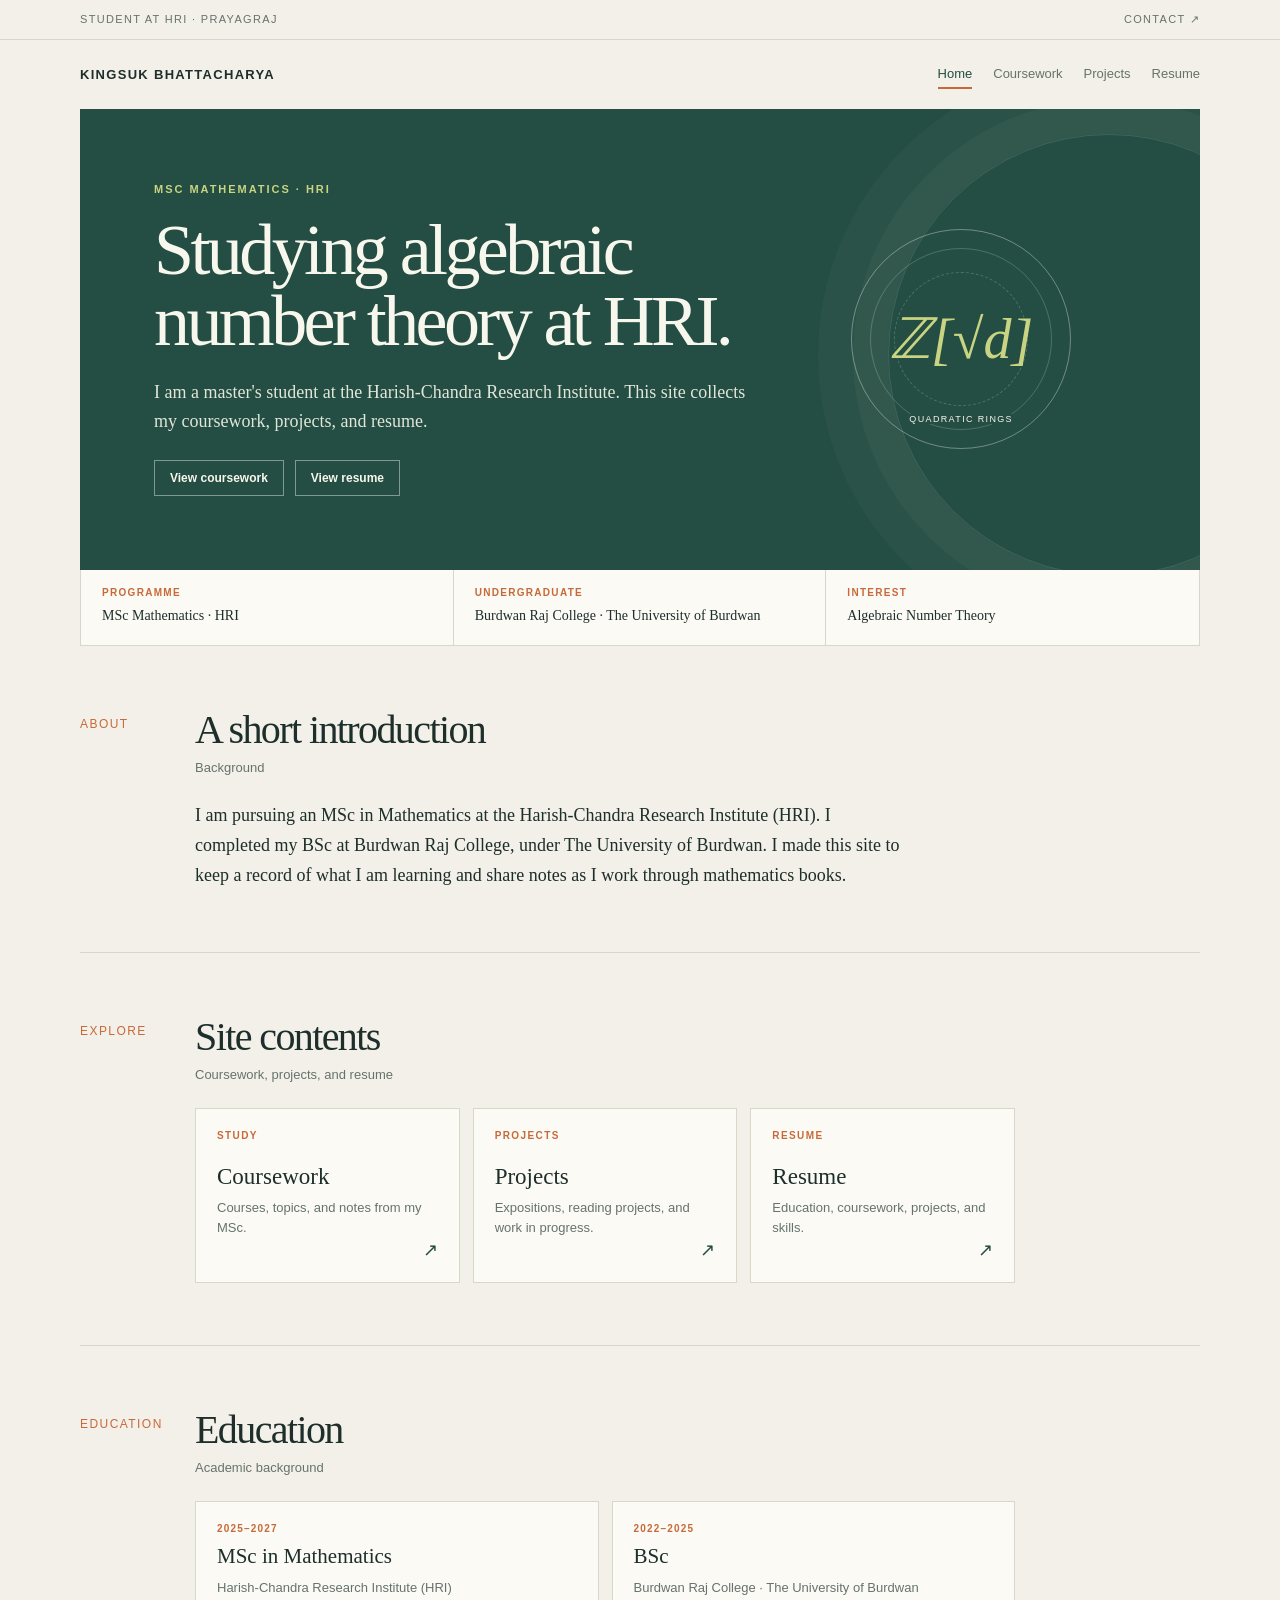
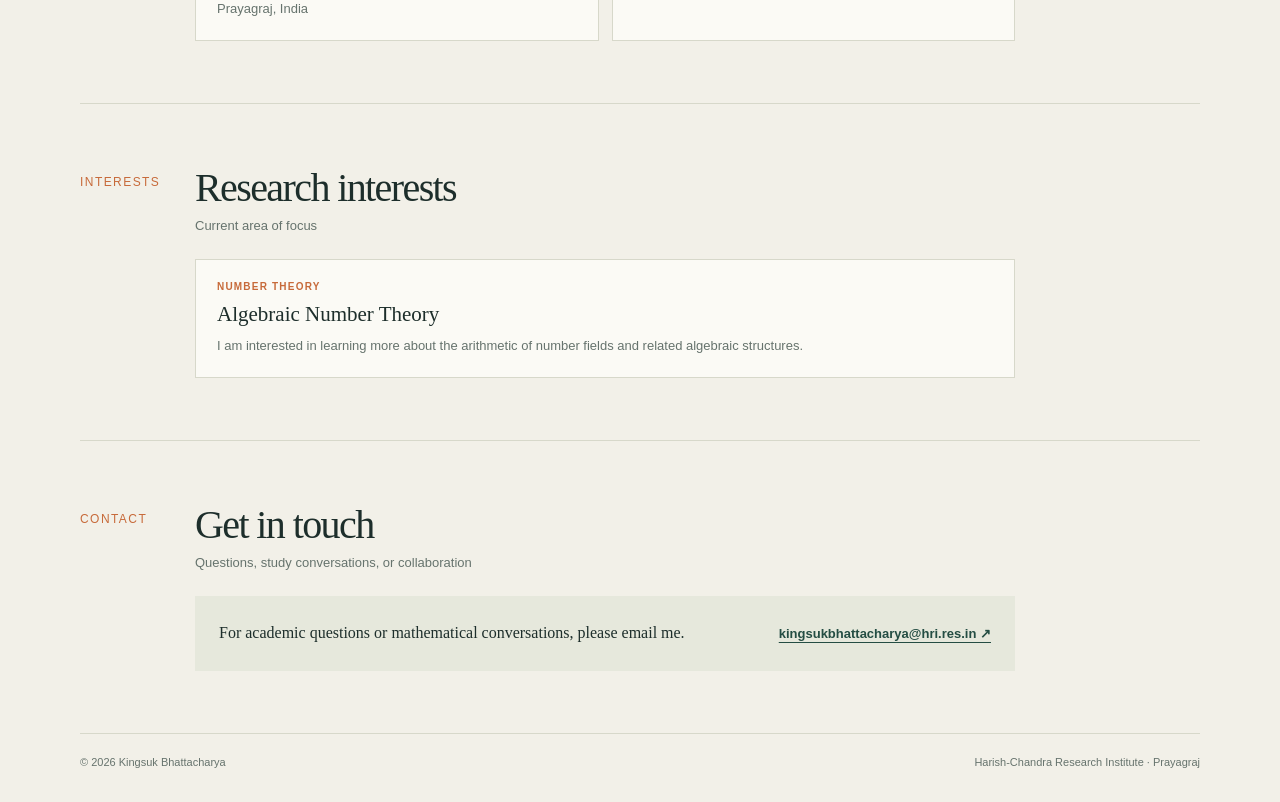
<file: index.html>
<!doctype html>
<html lang="en"><head><meta charset="utf-8"><meta name="viewport" content="width=device-width,initial-scale=1"><meta name="theme-color" content="#f2f0e8"><meta name="description" content="Academic website of an MSc Mathematics student at HRI."><title>Kingsuk Bhattacharya — Mathematics</title><link rel="stylesheet" href="style.css"></head>
<body><div class="topline"><div class="shell"><span>Student at HRI · Prayagraj</span><a href="mailto:kingsukbhattacharya@hri.res.in">Contact ↗</a></div></div>
<header class="shell mast"><a class="wordmark" href="index.html">Kingsuk Bhattacharya</a><nav class="nav" aria-label="Main navigation"><a href="index.html" aria-current="page">Home</a><a href="coursework.html">Coursework</a><a href="projects.html">Projects</a><a href="resume.html">Resume</a></nav></header>
<main class="shell"><section class="hero"><div class="hero-copy"><div class="kicker">MSc Mathematics · HRI</div><h1>Studying algebraic<br>number theory at HRI.</h1><p>I am a master's student at the Harish-Chandra Research Institute. This site collects my coursework, projects, and resume.</p><div class="hero-actions"><a class="button ghost" href="coursework.html">View coursework</a> <a class="button ghost" href="resume.html">View resume</a></div></div><div class="orbit" aria-hidden="true"><span class="formula">ℤ[√d]</span><span class="orbit-label">Quadratic rings</span></div></section>
<div class="quick"><div><b>Programme</b><span>MSc Mathematics · HRI</span></div><div><b>Undergraduate</b><span>Burdwan Raj College · The University of Burdwan</span></div><div><b>Interest</b><span>Algebraic Number Theory</span></div></div>
<section class="section"><div class="section-head"><span class="index">ABOUT</span><div><h2>A short introduction</h2><p class="sub">Background</p></div></div><div class="content"><p class="prose">I am pursuing an MSc in Mathematics at the Harish-Chandra Research Institute (HRI). I completed my BSc at Burdwan Raj College, under The University of Burdwan. I made this site to keep a record of what I am learning and share notes as I work through mathematics books.</p></div></section>
<section class="section"><div class="section-head"><span class="index">EXPLORE</span><div><h2>Site contents</h2><p class="sub">Coursework, projects, and resume</p></div></div><div class="content tiles"><a class="tile" href="coursework.html"><span class="num">STUDY</span><div><h3>Coursework</h3><p>Courses, topics, and notes from my MSc.</p></div><span class="arrow">↗</span></a><a class="tile" href="projects.html"><span class="num">PROJECTS</span><div><h3>Projects</h3><p>Expositions, reading projects, and work in progress.</p></div><span class="arrow">↗</span></a><a class="tile" href="resume.html"><span class="num">RESUME</span><div><h3>Resume</h3><p>Education, coursework, projects, and skills.</p></div><span class="arrow">↗</span></a></div></section>
<section class="section"><div class="section-head"><span class="index">EDUCATION</span><div><h2>Education</h2><p class="sub">Academic background</p></div></div><div class="content cards"><article class="card"><div class="meta">2025–2027</div><h3>MSc in Mathematics</h3><p>Harish-Chandra Research Institute (HRI)<br>Prayagraj, India</p></article><article class="card"><div class="meta">2022–2025</div><h3>BSc</h3><p>Burdwan Raj College · The University of Burdwan</p></article></div></section>
<section class="section"><div class="section-head"><span class="index">INTERESTS</span><div><h2>Research interests</h2><p class="sub">Current area of focus</p></div></div><div class="content"><article class="card"><div class="meta">Number theory</div><h3>Algebraic Number Theory</h3><p>I am interested in learning more about the arithmetic of number fields and related algebraic structures.</p></article></div></section><section class="section"><div class="section-head"><span class="index">CONTACT</span><div><h2>Get in touch</h2><p class="sub">Questions, study conversations, or collaboration</p></div></div><div class="content"><div class="contact"><p>For academic questions or mathematical conversations, please email me.</p><a href="mailto:kingsukbhattacharya@hri.res.in">kingsukbhattacharya@hri.res.in ↗</a></div></div></section></main>
<footer class="shell foot"><span>© <span id="year"></span> Kingsuk Bhattacharya</span><span>Harish-Chandra Research Institute · Prayagraj</span></footer><script>document.getElementById('year').textContent=new Date().getFullYear();</script></body></html>
</file>
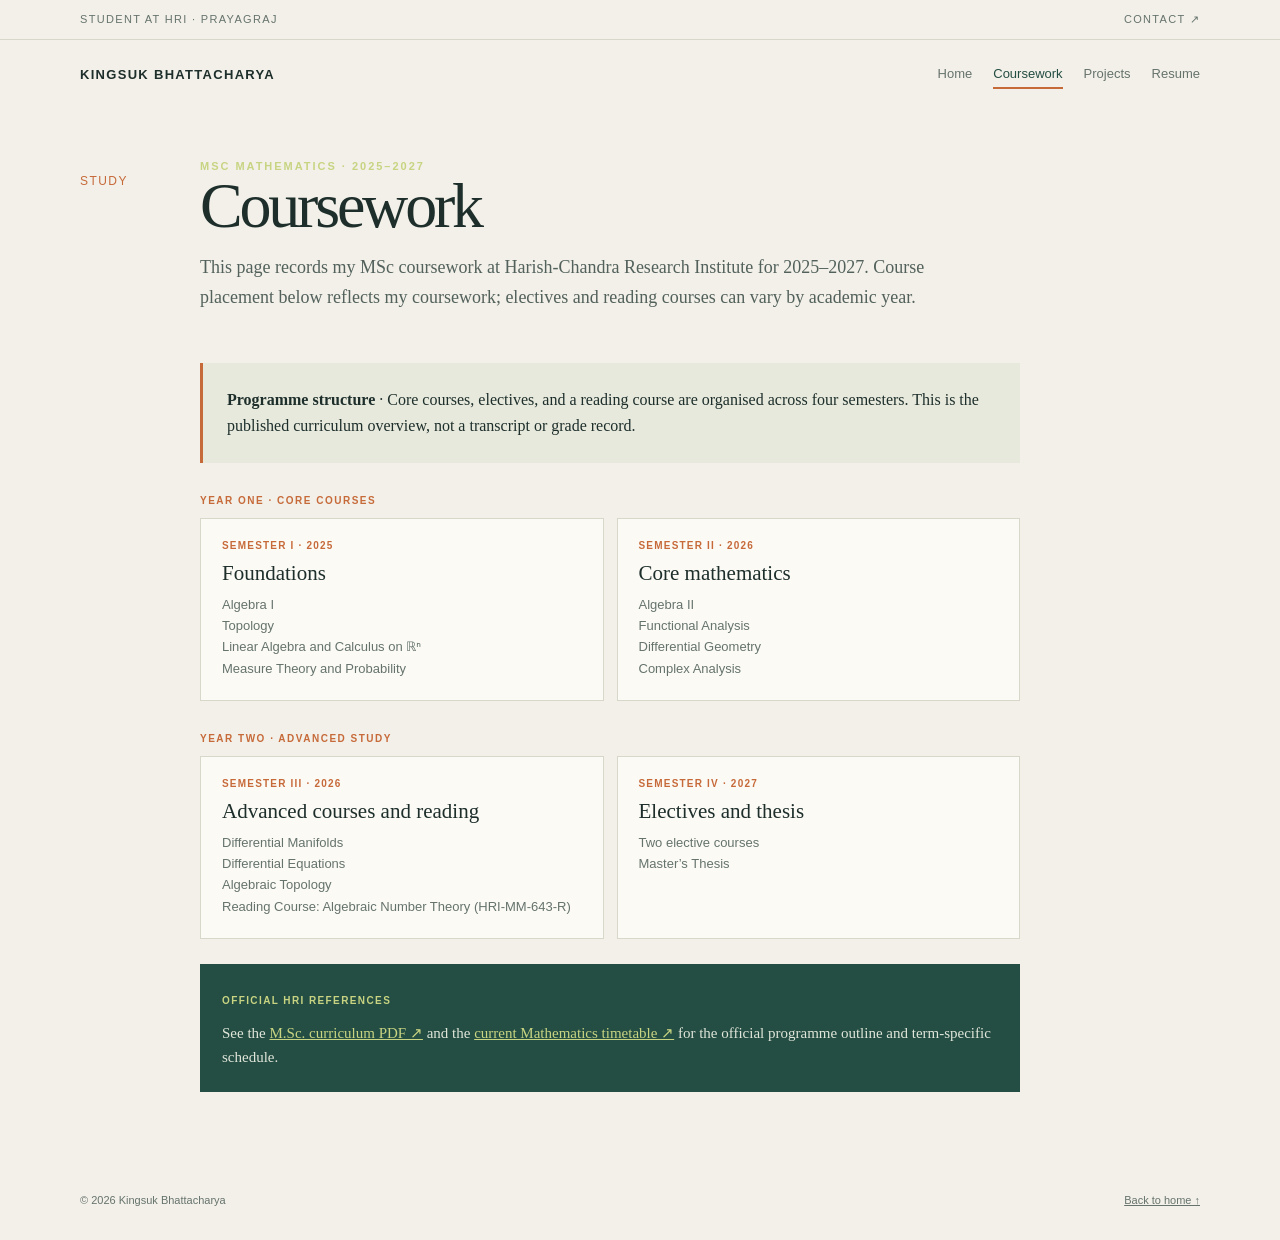
<file: coursework.html>
<!doctype html>
<html lang="en"><head><meta charset="utf-8"><meta name="viewport" content="width=device-width,initial-scale=1"><meta name="description" content="Kingsuk Bhattacharya's MSc Mathematics coursework at HRI."><title>Coursework — Kingsuk Bhattacharya</title><link rel="stylesheet" href="style.css"></head><body>
<div class="topline"><div class="shell"><span>Student at HRI · Prayagraj</span><a href="mailto:kingsukbhattacharya@hri.res.in">Contact ↗</a></div></div><header class="shell mast"><a class="wordmark" href="index.html">Kingsuk Bhattacharya</a><nav class="nav" aria-label="Main navigation"><a href="index.html">Home</a><a href="coursework.html" aria-current="page">Coursework</a><a href="projects.html">Projects</a><a href="resume.html">Resume</a></nav></header>
<main class="shell"><section class="page-intro"><span class="index">STUDY</span><div><div class="kicker">MSc Mathematics · 2025–2027</div><h1>Coursework</h1><p>This page records my MSc coursework at Harish-Chandra Research Institute for 2025–2027. Course placement below reflects my coursework; electives and reading courses can vary by academic year.</p></div></section><section class="page-content"><div class="content"><div class="empty"><p><strong>Programme structure</strong> · Core courses, electives, and a reading course are organised across four semesters. This is the published curriculum overview, not a transcript or grade record.</p></div>
<div class="section-label">Year one · core courses</div><div class="cards"><article class="card"><div class="meta">Semester I · 2025</div><h2>Foundations</h2><p>Algebra I<br>Topology<br>Linear Algebra and Calculus on ℝⁿ<br>Measure Theory and Probability</p></article><article class="card"><div class="meta">Semester II · 2026</div><h2>Core mathematics</h2><p>Algebra II<br>Functional Analysis<br>Differential Geometry<br>Complex Analysis</p></article></div>
<div class="section-label">Year two · advanced study</div><div class="cards"><article class="card"><div class="meta">Semester III · 2026</div><h2>Advanced courses and reading</h2><p>Differential Manifolds<br>Differential Equations<br>Algebraic Topology<br>Reading Course: Algebraic Number Theory (HRI-MM-643-R)</p></article><article class="card"><div class="meta">Semester IV · 2027</div><h2>Electives and thesis</h2><p>Two elective courses<br>Master’s Thesis</p></article></div>
<div class="callout"><b>Official HRI references</b><p>See the <a href="https://www.hri.res.in/~mathgradp/msc.pdf" target="_blank" rel="noopener" style="color:var(--lime)">M.Sc. curriculum PDF ↗</a> and the <a href="https://www.hri.res.in/~mathgradp/common/timetable.html" target="_blank" rel="noopener" style="color:var(--lime)">current Mathematics timetable ↗</a> for the official programme outline and term-specific schedule.</p></div></div></section></main><footer class="shell foot"><span>© <span id="year"></span> Kingsuk Bhattacharya</span><span><a href="index.html">Back to home ↑</a></span></footer><script>document.getElementById('year').textContent=new Date().getFullYear();</script></body></html>
</file>
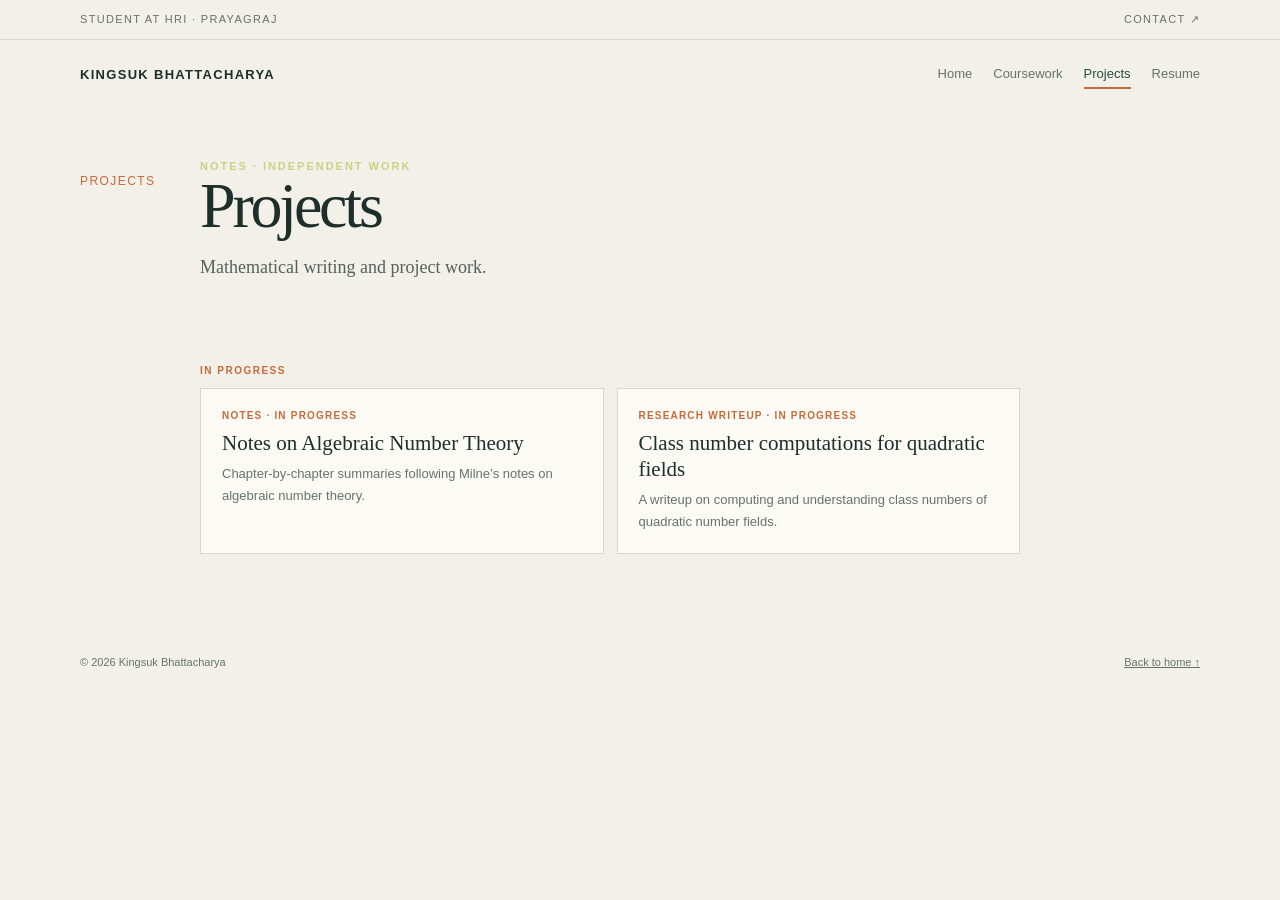
<file: projects.html>
<!doctype html>
<html lang="en"><head><meta charset="utf-8"><meta name="viewport" content="width=device-width,initial-scale=1"><meta name="description" content="Mathematics projects and notes by Kingsuk Bhattacharya."><title>Projects — Kingsuk Bhattacharya</title><link rel="stylesheet" href="style.css"></head><body>
<div class="topline"><div class="shell"><span>Student at HRI · Prayagraj</span><a href="mailto:kingsukbhattacharya@hri.res.in">Contact ↗</a></div></div><header class="shell mast"><a class="wordmark" href="index.html">Kingsuk Bhattacharya</a><nav class="nav" aria-label="Main navigation"><a href="index.html">Home</a><a href="coursework.html">Coursework</a><a href="projects.html" aria-current="page">Projects</a><a href="resume.html">Resume</a></nav></header>
<main class="shell"><section class="page-intro"><span class="index">PROJECTS</span><div><div class="kicker">Notes · Independent work</div><h1>Projects</h1><p>Mathematical writing and project work.</p></div></section><section class="page-content"><div class="content"><div class="section-label">In progress</div><div class="cards"><article class="card"><div class="meta">Notes · In progress</div><h2>Notes on Algebraic Number Theory</h2><p>Chapter-by-chapter summaries following Milne’s notes on algebraic number theory.</p></article><article class="card"><div class="meta">Research writeup · In progress</div><h2>Class number computations for quadratic fields</h2><p>A writeup on computing and understanding class numbers of quadratic number fields.</p></article></div></div></section></main><footer class="shell foot"><span>© <span id="year"></span> Kingsuk Bhattacharya</span><span><a href="index.html">Back to home ↑</a></span></footer><script>document.getElementById('year').textContent=new Date().getFullYear();</script></body></html>
</file>
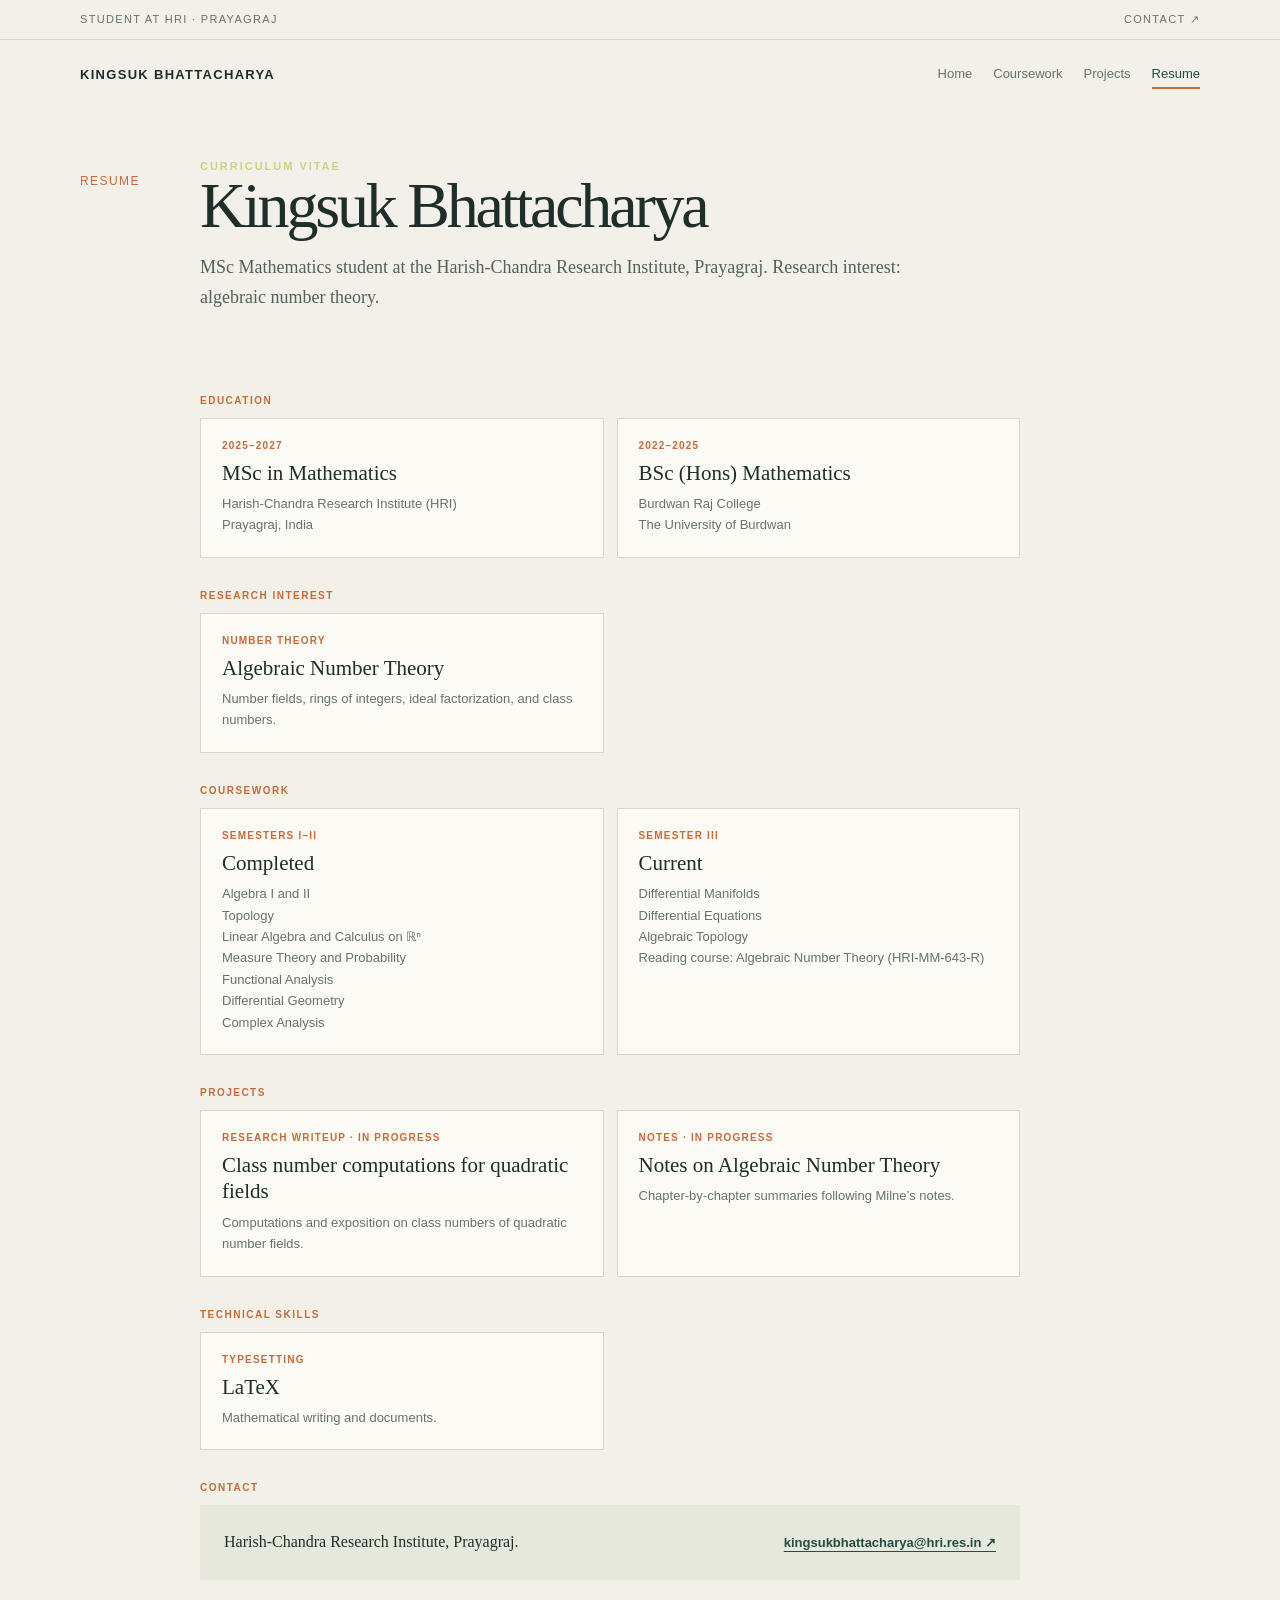
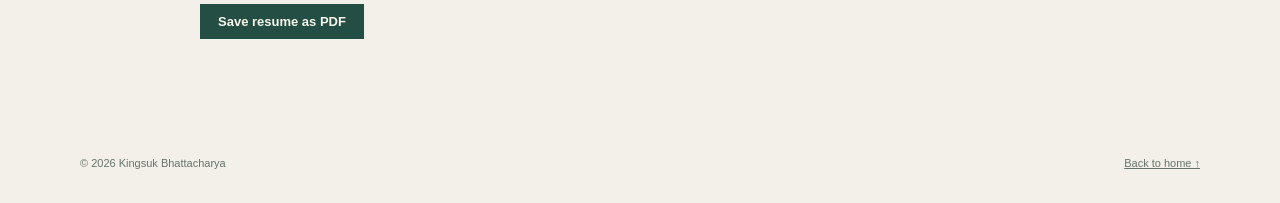
<file: resume.html>
<!doctype html>
<html lang="en"><head><meta charset="utf-8"><meta name="viewport" content="width=device-width,initial-scale=1"><meta name="description" content="Resume of Kingsuk Bhattacharya, MSc Mathematics student at HRI."><title>Resume — Kingsuk Bhattacharya</title><link rel="stylesheet" href="style.css"></head><body>
<div class="topline"><div class="shell"><span>Student at HRI · Prayagraj</span><a href="mailto:kingsukbhattacharya@hri.res.in">Contact ↗</a></div></div><header class="shell mast"><a class="wordmark" href="index.html">Kingsuk Bhattacharya</a><nav class="nav" aria-label="Main navigation"><a href="index.html">Home</a><a href="coursework.html">Coursework</a><a href="projects.html">Projects</a><a href="resume.html" aria-current="page">Resume</a></nav></header>
<main class="shell"><section class="page-intro"><span class="index">RESUME</span><div><div class="kicker">Curriculum vitae</div><h1>Kingsuk Bhattacharya</h1><p>MSc Mathematics student at the Harish-Chandra Research Institute, Prayagraj. Research interest: algebraic number theory.</p></div></section><section class="page-content"><div class="content">
<div class="section-label">Education</div><div class="cards"><article class="card"><div class="meta">2025–2027</div><h2>MSc in Mathematics</h2><p>Harish-Chandra Research Institute (HRI)<br>Prayagraj, India</p></article><article class="card"><div class="meta">2022–2025</div><h2>BSc (Hons) Mathematics</h2><p>Burdwan Raj College<br>The University of Burdwan</p></article></div>
<div class="section-label">Research interest</div><div class="cards"><article class="card"><div class="meta">Number theory</div><h2>Algebraic Number Theory</h2><p>Number fields, rings of integers, ideal factorization, and class numbers.</p></article></div>
<div class="section-label">Coursework</div><div class="cards"><article class="card"><div class="meta">Semesters I–II</div><h2>Completed</h2><p>Algebra I and II<br>Topology<br>Linear Algebra and Calculus on ℝⁿ<br>Measure Theory and Probability<br>Functional Analysis<br>Differential Geometry<br>Complex Analysis</p></article><article class="card"><div class="meta">Semester III</div><h2>Current</h2><p>Differential Manifolds<br>Differential Equations<br>Algebraic Topology<br>Reading course: Algebraic Number Theory (HRI-MM-643-R)</p></article></div>
<div class="section-label">Projects</div><div class="cards"><article class="card"><div class="meta">Research writeup · In progress</div><h2>Class number computations for quadratic fields</h2><p>Computations and exposition on class numbers of quadratic number fields.</p></article><article class="card"><div class="meta">Notes · In progress</div><h2>Notes on Algebraic Number Theory</h2><p>Chapter-by-chapter summaries following Milne’s notes.</p></article></div>
<div class="section-label">Technical skills</div><div class="cards"><article class="card"><div class="meta">Typesetting</div><h2>LaTeX</h2><p>Mathematical writing and documents.</p></article></div>
<div class="section-label">Contact</div><div class="contact"><p>Harish-Chandra Research Institute, Prayagraj.</p><a href="mailto:kingsukbhattacharya@hri.res.in">kingsukbhattacharya@hri.res.in ↗</a></div>
<p class="noprint" style="margin-top:24px"><button type="button" onclick="window.print()" style="font:700 13px var(--sans);padding:10px 18px;background:var(--green);color:#f8f7ed;border:0;cursor:pointer">Save resume as PDF</button></p>
</div></section></main>
<footer class="shell foot"><span>© <span id="year"></span> Kingsuk Bhattacharya</span><span><a href="index.html">Back to home ↑</a></span></footer><script>document.getElementById('year').textContent=new Date().getFullYear();</script></body></html>
</file>
<file: style.css>
:root{--paper:#f2f0e8;--card:#fbfaf5;--ink:#1d2e2b;--muted:#66736d;--green:#244d43;--green2:#183a32;--lime:#c8d482;--orange:#c76a3a;--rule:#d7d8ca;--serif:Georgia,'Times New Roman',serif;--sans:Arial,Helvetica,sans-serif}
*{box-sizing:border-box}html{scroll-behavior:smooth}body{margin:0;background:var(--paper);color:var(--ink);font-family:var(--serif);line-height:1.65}a{color:inherit}.shell{width:min(1120px,calc(100% - 48px));margin:auto}.topline{border-bottom:1px solid var(--rule);font:11px var(--sans);letter-spacing:.12em;text-transform:uppercase;color:var(--muted)}.topline .shell{display:flex;justify-content:space-between;padding:13px 0}.topline a{text-decoration:none}.mast{display:flex;align-items:center;justify-content:space-between;gap:24px;padding:20px 0}.wordmark{font:700 13px var(--sans);letter-spacing:.1em;text-transform:uppercase;text-decoration:none}.nav{display:flex;gap:21px;flex-wrap:wrap;font:13px var(--sans)}.nav a{text-decoration:none;color:var(--muted);padding:6px 0;border-bottom:2px solid transparent}.nav a:hover,.nav a[aria-current=page]{color:var(--green);border-color:var(--orange)}
.hero{position:relative;overflow:hidden;background:var(--green);color:#f8f7ed;padding:clamp(38px,6vw,74px);display:grid;grid-template-columns:1.3fr .7fr;gap:30px;align-items:center;min-height:370px}.hero:after{content:"";position:absolute;width:440px;height:440px;border:1px solid #ffffff20;border-radius:50%;right:-130px;top:25px;box-shadow:0 0 0 35px #ffffff09,0 0 0 70px #ffffff07}.hero-copy,.orbit{position:relative;z-index:1}.kicker{font:700 11px var(--sans);letter-spacing:.18em;text-transform:uppercase;color:var(--lime)}h1{font-weight:400;font-size:clamp(43px,6.7vw,72px);line-height:.99;letter-spacing:-.05em;margin:20px 0}.hero p{font-size:18px;color:#e0e6da;max-width:650px;margin:0}.orbit{justify-self:center;width:min(220px,100%);aspect-ratio:1;border:1px solid #ffffff59;border-radius:50%;display:grid;place-items:center}.orbit:before,.orbit:after{content:"";position:absolute;border:1px solid #ffffff32;border-radius:50%;inset:18px}.orbit:after{inset:42px;border-style:dashed}.formula{font-size:56px;font-style:italic;color:var(--lime)}.orbit-label{position:absolute;bottom:24px;background:var(--green);padding:0 9px;font:9px var(--sans);letter-spacing:.15em;text-transform:uppercase}.hero-actions{display:flex;gap:11px;flex-wrap:wrap;margin-top:23px}.button{display:inline-block;padding:10px 15px;border:1px solid var(--lime);color:var(--green2);background:var(--lime);font:700 12px var(--sans);text-decoration:none}.button.ghost{color:#f8f7ed;background:transparent;border-color:#ffffff6b}.button:hover{transform:translateY(-1px)}
.quick{display:grid;grid-template-columns:repeat(3,1fr);border:1px solid var(--rule);border-top:0;background:var(--card)}.quick div{padding:17px 21px;border-right:1px solid var(--rule)}.quick div:last-child{border:0}.quick b{display:block;font:700 10px var(--sans);letter-spacing:.13em;text-transform:uppercase;color:var(--orange);margin-bottom:4px}.quick span{font-size:14px}.section{padding:62px 0;border-bottom:1px solid var(--rule)}.section-head{display:grid;grid-template-columns:95px 1fr;gap:20px;align-items:start;margin-bottom:26px}.index{font:12px var(--sans);color:var(--orange);letter-spacing:.12em;padding-top:9px}.section h2{font-size:clamp(29px,4vw,40px);font-weight:400;letter-spacing:-.04em;line-height:1.1;margin:0}.sub{color:var(--muted);font:13px var(--sans);margin:8px 0 0}.content{margin-left:115px;max-width:820px}.prose{font-size:18px;max-width:710px;margin:0}.tiles{display:grid;grid-template-columns:repeat(3,1fr);gap:13px}.tile{display:flex;min-height:175px;flex-direction:column;justify-content:space-between;padding:21px;background:var(--card);border:1px solid var(--rule);text-decoration:none;transition:transform .2s,border-color .2s}.tile:hover{transform:translateY(-3px);border-color:var(--green)}.tile .num{font:700 10px var(--sans);letter-spacing:.14em;color:var(--orange)}.tile h3{font-size:23px;font-weight:400;line-height:1.15;margin:20px 0 8px}.tile p{font:13px/1.5 var(--sans);color:var(--muted);margin:0}.tile .arrow{align-self:flex-end;color:var(--green);font:18px var(--sans)}
.page-intro{padding:51px 0 35px;display:grid;grid-template-columns:100px 1fr;gap:20px}.page-intro .index{padding-top:14px}.page-intro h1{font-size:clamp(40px,6vw,64px);margin:0 0 14px;color:var(--ink);line-height:1.05}.page-intro p{font-size:18px;max-width:730px;color:#53615c;margin:0}.page-content{padding:15px 0 80px}.page-content .content{margin-left:120px}.section-label{margin:32px 0 12px;color:var(--orange);font:700 10px var(--sans);letter-spacing:.15em;text-transform:uppercase}.cards{display:grid;grid-template-columns:repeat(2,1fr);gap:13px}.card{padding:21px;background:var(--card);border:1px solid var(--rule)}.card .meta{font:700 10px var(--sans);letter-spacing:.12em;text-transform:uppercase;color:var(--orange)}.card h2,.card h3{font-size:21px;font-weight:400;line-height:1.25;margin:9px 0 7px}.card p{margin:0;color:var(--muted);font:13px/1.65 var(--sans)}.card a{color:var(--green);text-underline-offset:3px}.card .card-foot{margin-top:17px;padding-top:12px;border-top:1px solid var(--rule);font:11px var(--sans);color:var(--muted)}.empty{padding:24px;background:#e7e9dc;border-left:3px solid var(--orange);font-size:16px}.empty p{margin:0}.book-group{margin:24px 0 34px}.book-head{display:flex;justify-content:space-between;align-items:baseline;gap:18px;padding-bottom:11px;border-bottom:1px solid var(--rule)}.book-head h2{font-size:25px;font-weight:400;margin:0}.book-head span{font:11px var(--sans);color:var(--muted)}.solution-list{display:grid;grid-template-columns:repeat(2,1fr);gap:11px;margin-top:13px}.solution{padding:17px 19px;border:1px solid var(--rule);background:var(--card)}.solution h3{font-size:17px;font-weight:400;margin:3px 0}.solution p{font:12px/1.55 var(--sans);color:var(--muted);margin:4px 0 0}.solution a{display:inline-block;margin-top:12px;color:var(--green);font:700 11px var(--sans);text-underline-offset:3px}.solution .status{font:700 9px var(--sans);letter-spacing:.1em;color:var(--orange);text-transform:uppercase}.callout{margin-top:25px;padding:22px;background:var(--green);color:#f8f7ed}.callout b{color:var(--lime);font:700 10px var(--sans);letter-spacing:.14em;text-transform:uppercase}.callout p{margin:8px 0 0;color:#e0e6da;font-size:15px}
.contact{display:flex;justify-content:space-between;align-items:center;gap:24px;background:#e6e8dc;padding:24px}.contact p{margin:0;max-width:520px}.contact a{font:700 13px var(--sans);color:var(--green);text-underline-offset:4px}.foot{padding:22px 0 34px;color:var(--muted);font:11px var(--sans);display:flex;justify-content:space-between;gap:15px}
@media(max-width:760px){.shell{width:calc(100% - 30px)}.mast{align-items:flex-start}.nav{gap:8px 14px;justify-content:flex-end}.hero{grid-template-columns:1fr;padding:35px 26px;min-height:auto}.orbit{width:145px;grid-row:1;justify-self:start}.formula{font-size:42px}.orbit-label{bottom:14px;font-size:7px}.hero:after{right:-250px}.quick{grid-template-columns:1fr}.quick div{border-right:0;border-bottom:1px solid var(--rule);padding:12px 16px}.quick div:last-child{border-bottom:0}.section{padding:50px 0}.section-head,.page-intro{grid-template-columns:43px 1fr;gap:11px}.content,.page-content .content{margin-left:54px}.tiles{grid-template-columns:1fr}.tile{min-height:135px}.cards,.solution-list{grid-template-columns:1fr}.page-intro{padding:40px 0 25px}.page-content{padding-bottom:55px}.contact{align-items:flex-start;flex-direction:column}.topline .shell{font-size:9px}}

.solution-link-placeholder{margin-top:12px!important;color:var(--green)!important;font:700 11px var(--sans)!important}


.card a{color:var(--green);text-underline-offset:3px}
.quick a{color:inherit;text-underline-offset:3px}


/* Narrow-screen collision fixes */
@media(max-width:760px){.mast{flex-direction:column;gap:10px}.nav{justify-content:flex-start}.orbit{grid-row:auto}.foot{flex-direction:column;align-items:flex-start;gap:8px}}
.suggestions{margin-top:45px;padding-top:28px;border-top:1px solid var(--rule)}
.suggestions h2{font-size:29px;font-weight:400;margin:0 0 6px}
.suggestions>p{margin:0 0 18px;color:var(--muted);font:13px/1.6 var(--sans)}
.suggestion-form{display:grid;grid-template-columns:1fr 1fr;gap:14px}
.suggestion-form label{display:block;font:700 11px var(--sans);letter-spacing:.04em;color:var(--ink)}
.suggestion-form input,.suggestion-form textarea{display:block;width:100%;margin-top:6px;padding:11px 12px;border:1px solid var(--rule);border-radius:0;background:var(--card);color:var(--ink);font:14px/1.5 var(--sans)}
.suggestion-form textarea{min-height:145px;resize:vertical}
.suggestion-form .field-wide{grid-column:1/-1}
.suggestion-form input:focus,.suggestion-form textarea:focus{outline:2px solid var(--green);outline-offset:1px}
.suggestion-form button{justify-self:start;border:0;padding:12px 16px;background:var(--green);color:#fff;font:700 12px var(--sans);cursor:pointer}
.suggestion-form button:hover{background:var(--green2)}
@media(max-width:760px){.suggestion-form{grid-template-columns:1fr}.suggestion-form .field-wide{grid-column:auto}}

@media print{.topline,.mast,.foot,.noprint{display:none!important}}
</file>
